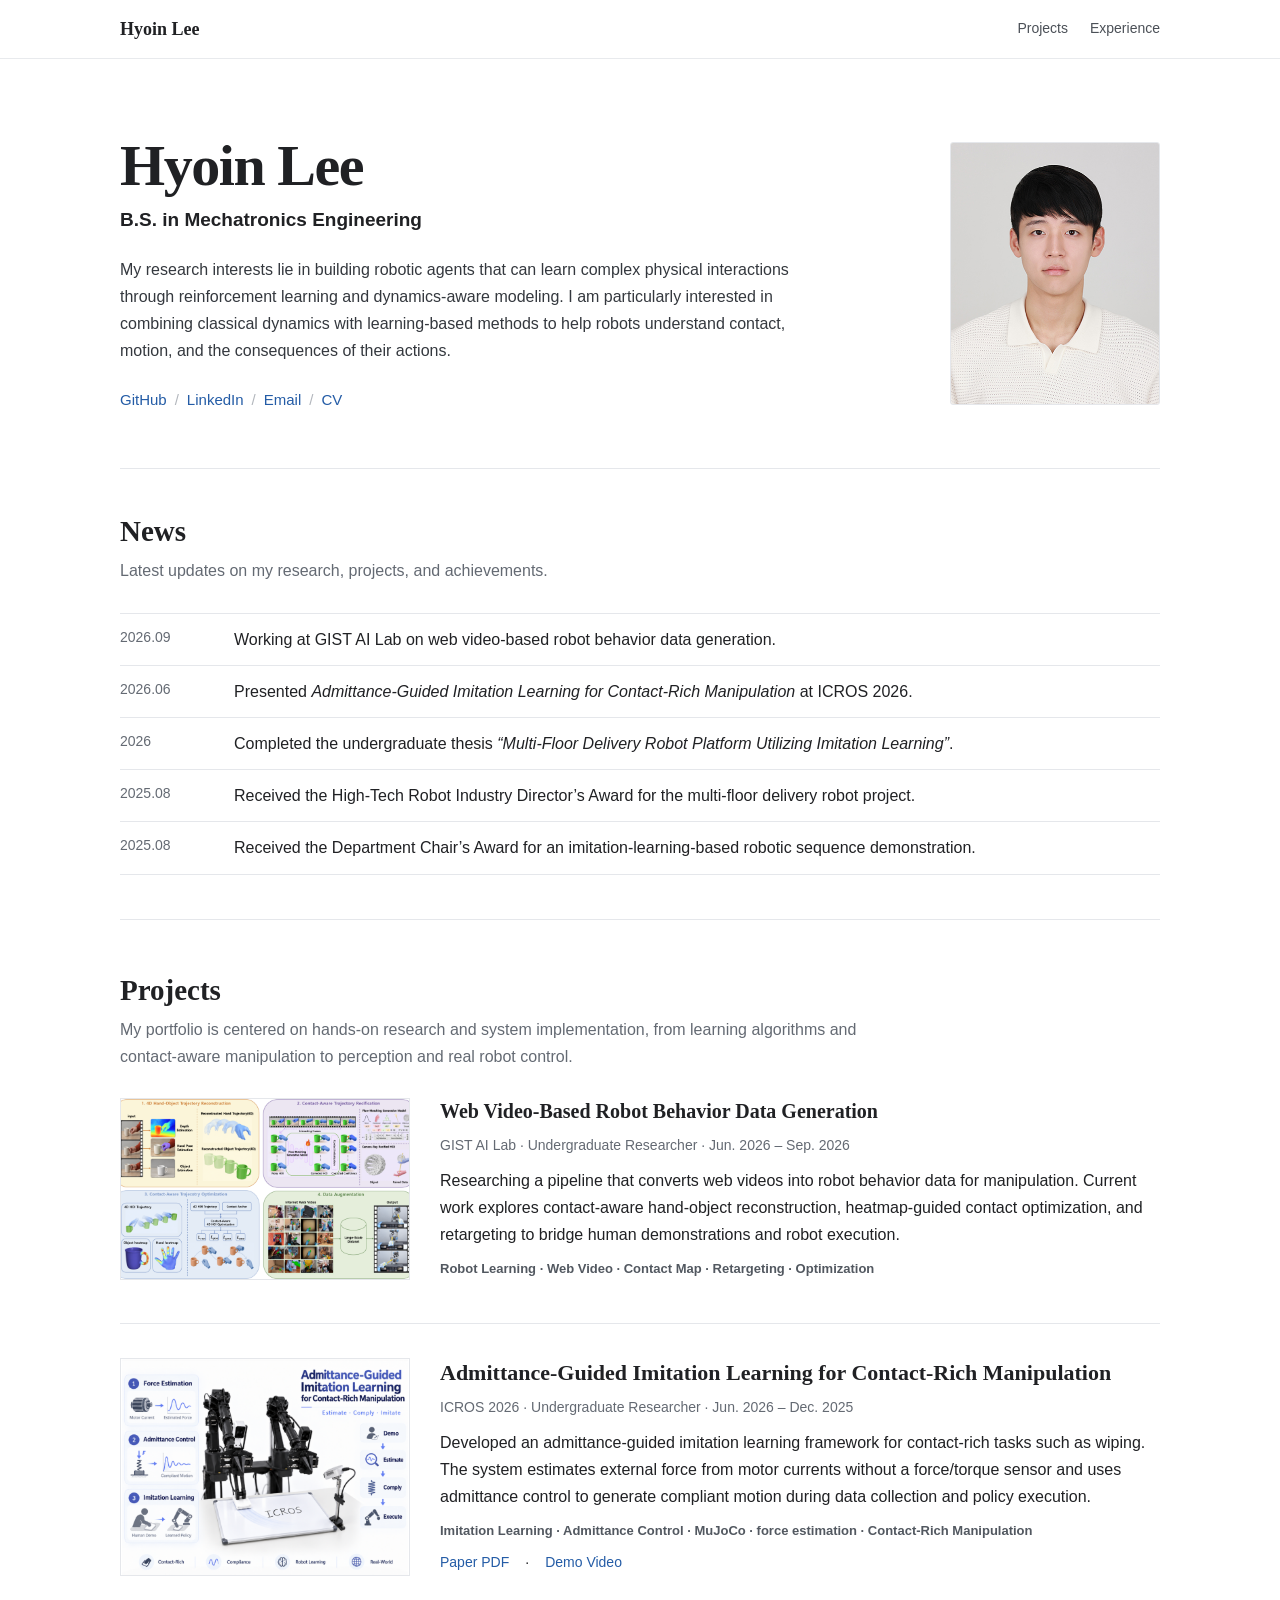
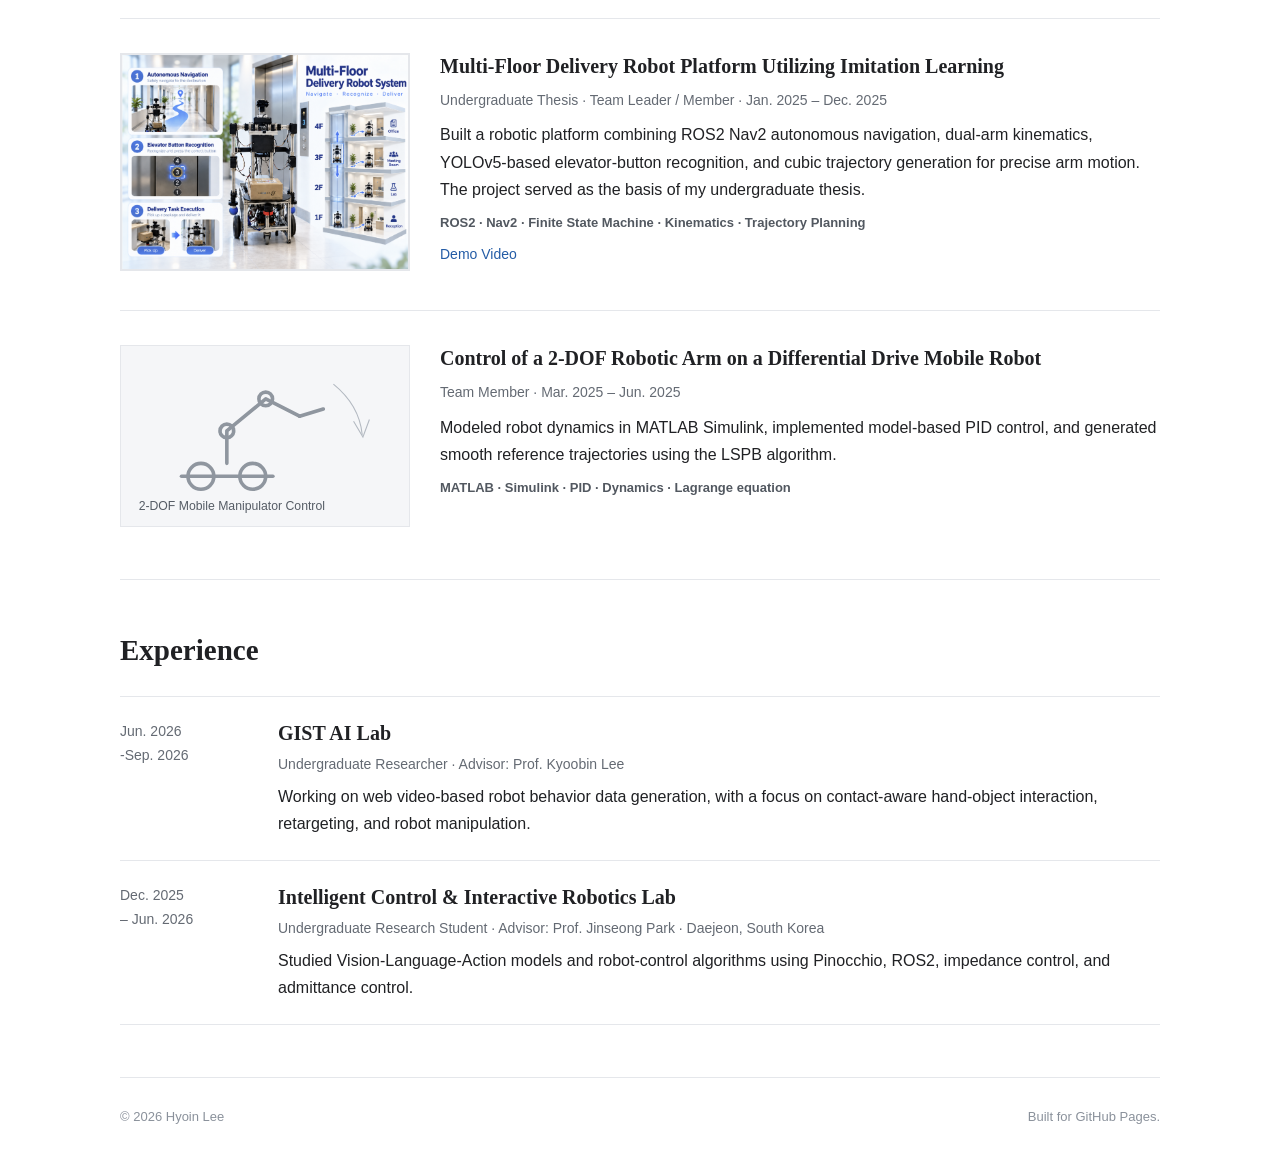
<file: index.html>
<!DOCTYPE html>
<html lang="en">
<head>
  <meta charset="UTF-8" />
  <meta name="viewport" content="width=device-width, initial-scale=1.0" />
  <meta name="description" content="Hyoin Lee — Undergraduate Researcher at GIST. Research interests include robot learning, imitation learning, contact-rich manipulation, and robot behavior data generation." />
  <meta name="author" content="Hyoin Lee" />
  <meta name="theme-color" content="#ffffff" />
  <title>Hyoin Lee</title>
  <link rel="stylesheet" href="assets/css/style.css" />
  <script defer src="assets/js/main.js"></script>

</head>
<body>
  <header class="site-header">
    <div class="container nav-wrap">
      <a class="brand" href="#top" aria-label="Hyoin Lee home">Hyoin Lee</a>
      <nav class="nav" aria-label="Primary navigation">
        <a href="#projects">Projects</a>
        <a href="#experience">Experience</a>
      </nav>
    </div>
  </header>

  <main id="top">
    <section class="hero container">
      <div class="hero-copy">
        <h1>Hyoin Lee</h1>
        <p class="role"><strong>B.S. in Mechatronics Engineering</strong></p>
        <p class="intro">
          My research interests lie in building robotic agents that can learn complex physical interactions
          through reinforcement learning and dynamics-aware modeling. I am particularly interested in
          combining classical dynamics with learning-based methods to help robots understand contact,
          motion, and the consequences of their actions.
        </p>

        <div class="social-links" aria-label="External links">
          <a href="https://github.com/hyoinLee1007/" target="_blank" rel="noopener noreferrer">GitHub</a>
          <span aria-hidden="true">/</span>
          <a href="https://www.linkedin.com/in/%ED%9A%A8%EC%9D%B8-%EC%9D%B4-775a733aa/" target="_blank" rel="noopener noreferrer">LinkedIn</a>
          <span aria-hidden="true">/</span>
          <a href="mailto:in7257@gmail.com">Email</a>
          <span aria-hidden="true">/</span>
          <a href="assets/cv/Lee_Hyoin_CV.pdf" target="_blank" rel="noopener noreferrer">CV</a>
        </div>
      </div>

      <div class="hero-photo-wrap">
        <img class="hero-photo" src="assets/images/profile.jpg" alt="Hyoin Lee" />
      </div>
    </section>


    <section class="section container compact-section">
      <div class="section-heading split-heading">
        <h2>News</h2>
        <p>Latest updates on my research, projects, and achievements.</p>
      </div>

      <div class="news-list">
        <div class="news-row">
          <time>2026.09</time>
          <p>Working at GIST AI Lab on web video-based robot behavior data generation.</p>
        </div>
        <div class="news-row">
          <time>2026.06</time>
          <p>Presented <em>Admittance-Guided Imitation Learning for Contact-Rich Manipulation</em> at ICROS 2026.</p>
        </div>
        <div class="news-row">
          <time>2026</time>
          <p>Completed the undergraduate thesis <em>“Multi-Floor Delivery Robot Platform Utilizing Imitation Learning”</em>.</p>
        </div>
        <div class="news-row">
          <time>2025.08</time>
          <p>Received the High-Tech Robot Industry Director’s Award for the multi-floor delivery robot project.</p>
        </div>
        <div class="news-row">
          <time>2025.08</time>
          <p>Received the Department Chair’s Award for an imitation-learning-based robotic sequence demonstration.</p>
        </div>
      </div>
    </section>

    <section id="projects" class="section container">
      <div class="section-heading">
        <h2>Projects</h2>
        <p>
          My portfolio is centered on hands-on research and system implementation,
          from learning algorithms and contact-aware manipulation to perception and real robot control.
        </p>
      </div>
      
      <div class="project-list">
        <article class="project-item">
          <div class="project-image project-image-cover">
            <a href="assets/images/project-gist.png"
              target="_blank"
              rel="noopener noreferrer">
              <img
                src="assets/images/project-gist.png"
                alt="Research Framework" 
                loading="lazy" 
                />
            </a>
          </div>
          <div class="project-copy">
            <h3>Web Video-Based Robot Behavior Data Generation</h3>
            <p class="project-meta">GIST AI Lab · Undergraduate Researcher · Jun. 2026 – Sep. 2026</p>
            <p>
              Researching a pipeline that converts web videos into robot behavior data for manipulation.
              Current work explores contact-aware hand-object reconstruction, heatmap-guided contact optimization,
              and retargeting to bridge human demonstrations and robot execution.
            </p>
            <p class="tags">Robot Learning · Web Video · Contact Map · Retargeting · Optimization</p>
          </div>
        </article>

      
        <article class="project-item featured-project">
          <div class="project-image project-image-infographic">
              <a href="assets/images/project-admittance-v3.png"
                 target="_blank"
                 rel="noopener noreferrer">
                <img
                  src="assets/images/project-admittance-v3.png"
                  alt="Research Framework"
                  loading="lazy"
                />
              </a>
          </div>
          <div class="project-copy">
            <h3>Admittance-Guided Imitation Learning for Contact-Rich Manipulation</h3>
            <p class="project-meta">ICROS 2026 · Undergraduate Researcher · Jun. 2026 – Dec. 2025</p>
            <p>
              Developed an admittance-guided imitation learning framework for contact-rich tasks such as wiping.
              The system estimates external force from motor currents without a force/torque sensor and uses
              admittance control to generate compliant motion during data collection and policy execution.
            </p>
            <p class="tags">Imitation Learning · Admittance Control · MuJoCo · force estimation · Contact-Rich Manipulation</p>
            <p class="project-links">
              <a href="assets/papers/icros2026-admittance-guided-imitation-learning.pdf" target="_blank" rel="noopener noreferrer">Paper PDF</a>
              <span aria-hidden="true"> · </span>
              <a href="assets/videos/admittance-imitation-learning-demo.mp4" target="_blank" rel="noopener noreferrer">Demo Video</a>
            </p>
          </div>
        </article>

        <article class="project-item">
          <div class="project-image project-image-infographic">
            <div class="project-image project-image-cover">
              <a href="assets/images/project-delivery-v3.png"
                target="_blank"
                rel="noopener noreferrer">
                <img
                  src="assets/images/project-delivery-v3.png"
                  alt="Multi-floor delivery robot platform" 
                  loading="lazy" 
                  />
              </a>
            </div>
          </div>
          <div class="project-copy">
            <h3>Multi-Floor Delivery Robot Platform Utilizing Imitation Learning</h3>
            <p class="project-meta">Undergraduate Thesis · Team Leader / Member · Jan. 2025 – Dec. 2025</p>
            <p>
              Built a robotic platform combining ROS2 Nav2 autonomous navigation, dual-arm kinematics,
              YOLOv5-based elevator-button recognition, and cubic trajectory generation for precise arm motion.
              The project served as the basis of my undergraduate thesis.
            </p>
            <p class="tags">ROS2 · Nav2 · Finite State Machine · Kinematics · Trajectory Planning</p>
            <p class="project-links">
              <a href="assets/videos/graduation-project-demo.mp4" target="_blank" rel="noopener noreferrer">Demo Video</a>
            </p>
          </div>
        </article>

        <article class="project-item secondary-project">
          <div class="project-image">
            <img src="assets/images/project-arm.svg" alt="Illustration representing a two-degree-of-freedom robotic arm" loading="lazy" />
          </div>
          <div class="project-copy">
            <h3>Control of a 2-DOF Robotic Arm on a Differential Drive Mobile Robot</h3>
            <p class="project-meta">Team Member · Mar. 2025 – Jun. 2025</p>
            <p>
              Modeled robot dynamics in MATLAB Simulink, implemented model-based PID control,
              and generated smooth reference trajectories using the LSPB algorithm.
            </p>
            <p class="tags">MATLAB · Simulink · PID · Dynamics · Lagrange equation</p>
          </div>
        </article>
      </div>
    </section>

    <section id="experience" class="section container">
      <div class="section-heading">
        <h2>Experience</h2>
      </div>

      <div class="timeline">
        <article class="timeline-item">
          <div class="timeline-date">Jun. 2026<br />-Sep. 2026</div>
          <div class="timeline-content">
            <h3>GIST AI Lab</h3>
            <p class="timeline-role">Undergraduate Researcher · Advisor: Prof. Kyoobin Lee</p>
            <p>
              Working on web video-based robot behavior data generation, with a focus on contact-aware
              hand-object interaction, retargeting, and robot manipulation.
            </p>
          </div>
        </article>

        <article class="timeline-item">
          <div class="timeline-date">Dec. 2025<br />– Jun. 2026</div>
          <div class="timeline-content">
            <h3>Intelligent Control &amp; Interactive Robotics Lab</h3>
            <p class="timeline-role">Undergraduate Research Student · Advisor: Prof. Jinseong Park · Daejeon, South Korea</p>
            <p>
              Studied Vision-Language-Action models and robot-control algorithms using Pinocchio, ROS2,
              impedance control, and admittance control.
            </p>
          </div>
        </article>
      </div>
    </section>
  </main>

  <footer class="footer container">
    <p>© <span id="year">2026</span> Hyoin Lee</p>
    <p>Built for GitHub Pages.</p>
  </footer>
</body>
</html>
</file>
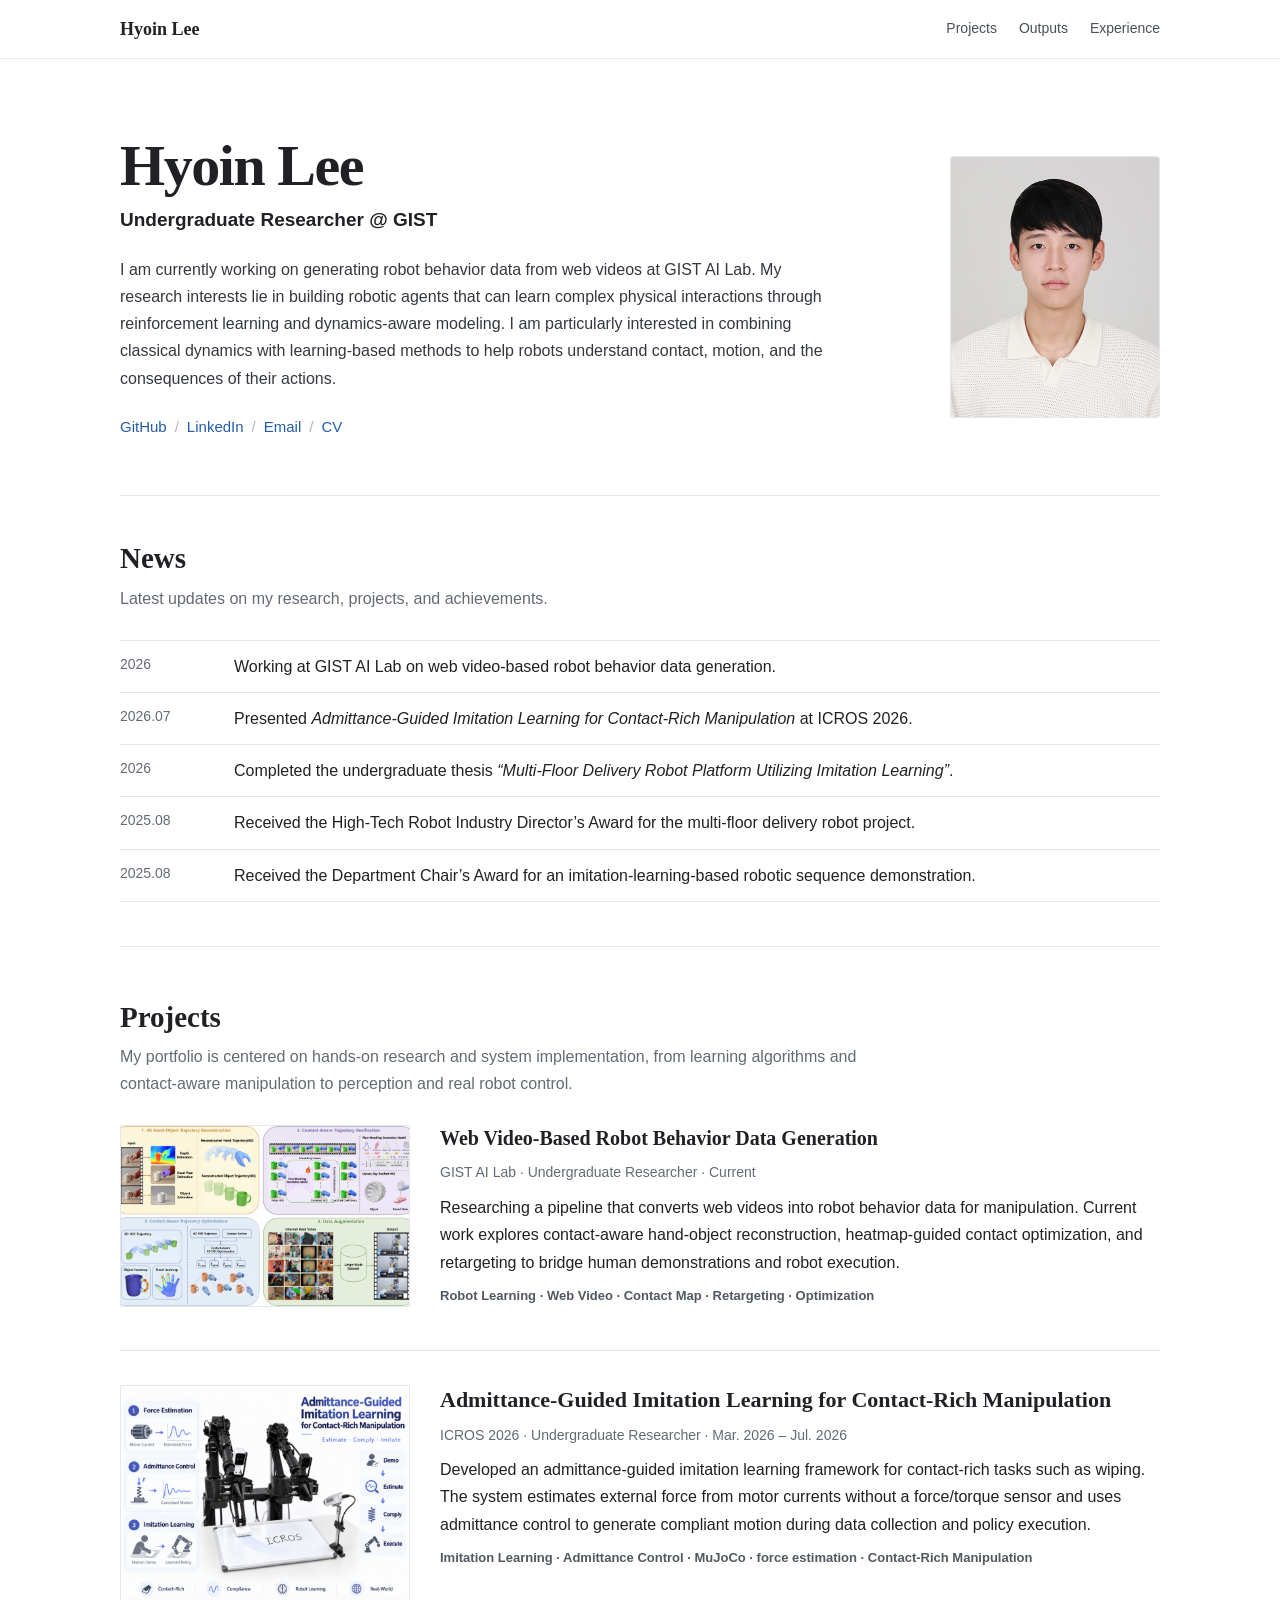
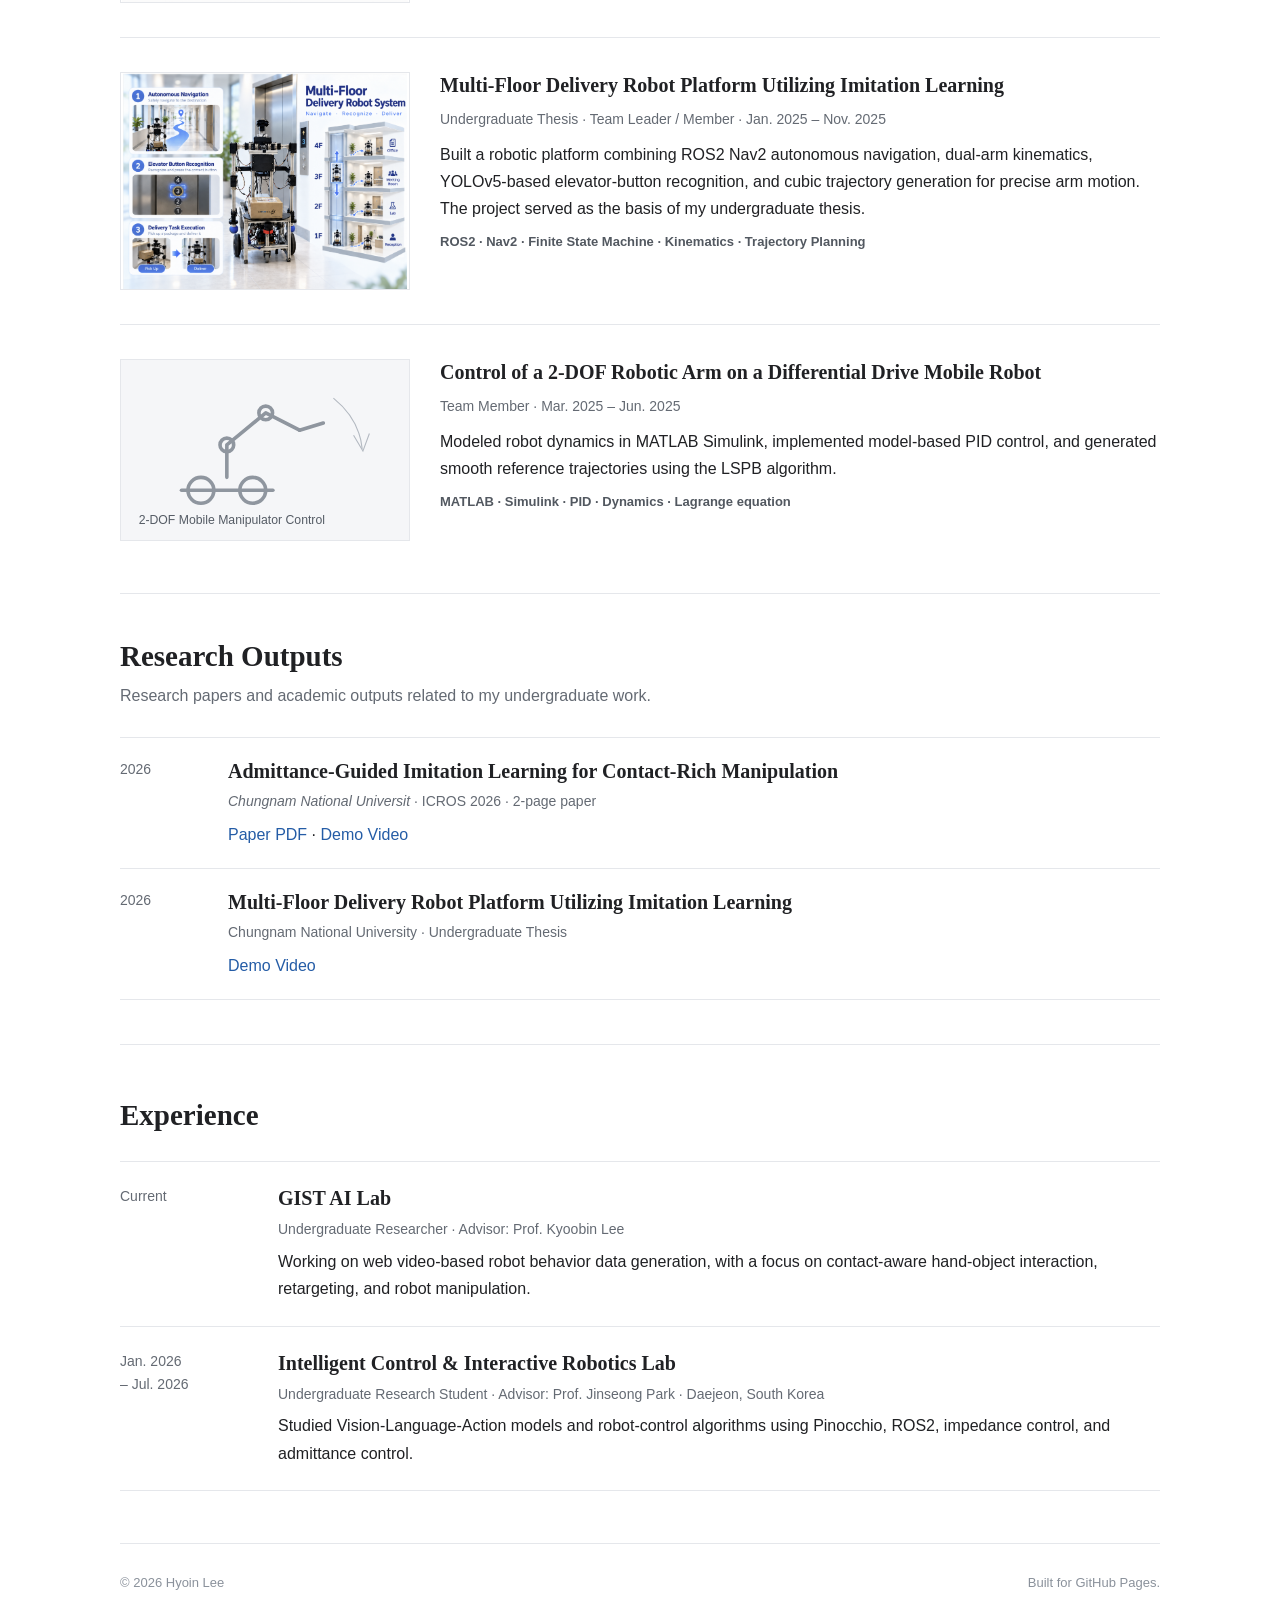
<file: index (1).html>
<!DOCTYPE html>
<html lang="en">
<head>
  <meta charset="UTF-8" />
  <meta name="viewport" content="width=device-width, initial-scale=1.0" />
  <meta name="description" content="Hyoin Lee — Undergraduate Researcher at GIST. Research interests include robot learning, imitation learning, contact-rich manipulation, and robot behavior data generation." />
  <meta name="author" content="Hyoin Lee" />
  <meta name="theme-color" content="#ffffff" />
  <title>Hyoin Lee</title>
  <link rel="stylesheet" href="assets/css/style.css" />
  <script defer src="assets/js/main.js"></script>

</head>
<body>
  <header class="site-header">
    <div class="container nav-wrap">
      <a class="brand" href="#top" aria-label="Hyoin Lee home">Hyoin Lee</a>
      <nav class="nav" aria-label="Primary navigation">
        <a href="#projects">Projects</a>
        <a href="#outputs">Outputs</a>
        <a href="#experience">Experience</a>
      </nav>
    </div>
  </header>

  <main id="top">
    <section class="hero container">
      <div class="hero-copy">
        <h1>Hyoin Lee</h1>
        <p class="role"><strong>Undergraduate Researcher @ GIST</strong></p>
        <p class="intro">
          I am currently working on generating robot behavior data from web videos at GIST AI Lab.
          My research interests lie in building robotic agents that can learn complex physical interactions
          through reinforcement learning and dynamics-aware modeling. I am particularly interested in
          combining classical dynamics with learning-based methods to help robots understand contact,
          motion, and the consequences of their actions.
        </p>

        <div class="social-links" aria-label="External links">
          <a href="https://github.com/hyoinLee1007/" target="_blank" rel="noopener noreferrer">GitHub</a>
          <span aria-hidden="true">/</span>
          <a href="https://www.linkedin.com/in/%ED%9A%A8%EC%9D%B8-%EC%9D%B4-775a733aa/" target="_blank" rel="noopener noreferrer">LinkedIn</a>
          <span aria-hidden="true">/</span>
          <a href="mailto:in7257@gmail.com">Email</a>
          <span aria-hidden="true">/</span>
          <a href="assets/cv/Lee_Hyoin_CV.pdf" target="_blank" rel="noopener noreferrer">CV</a>
        </div>
      </div>

      <div class="hero-photo-wrap">
        <img class="hero-photo" src="assets/images/profile.jpg" alt="Hyoin Lee" />
      </div>
    </section>


    <section class="section container compact-section">
      <div class="section-heading split-heading">
        <h2>News</h2>
        <p>Latest updates on my research, projects, and achievements.</p>
      </div>

      <div class="news-list">
        <div class="news-row">
          <time>2026</time>
          <p>Working at GIST AI Lab on web video-based robot behavior data generation.</p>
        </div>
        <div class="news-row">
          <time>2026.07</time>
          <p>Presented <em>Admittance-Guided Imitation Learning for Contact-Rich Manipulation</em> at ICROS 2026.</p>
        </div>
        <div class="news-row">
          <time>2026</time>
          <p>Completed the undergraduate thesis <em>“Multi-Floor Delivery Robot Platform Utilizing Imitation Learning”</em>.</p>
        </div>
        <div class="news-row">
          <time>2025.08</time>
          <p>Received the High-Tech Robot Industry Director’s Award for the multi-floor delivery robot project.</p>
        </div>
        <div class="news-row">
          <time>2025.08</time>
          <p>Received the Department Chair’s Award for an imitation-learning-based robotic sequence demonstration.</p>
        </div>
      </div>
    </section>

    <section id="projects" class="section container">
      <div class="section-heading">
        <h2>Projects</h2>
        <p>
          My portfolio is centered on hands-on research and system implementation,
          from learning algorithms and contact-aware manipulation to perception and real robot control.
        </p>
      </div>
      
      <div class="project-list">
        <article class="project-item">
          <div class="project-image project-image-cover">
            <img src="assets/images/project-gist.png" alt="Robot manipulation setup used for the GIST AI Lab project" loading="lazy" />
          </div>
          <div class="project-copy">
            <h3>Web Video-Based Robot Behavior Data Generation</h3>
            <p class="project-meta">GIST AI Lab · Undergraduate Researcher · Current</p>
            <p>
              Researching a pipeline that converts web videos into robot behavior data for manipulation.
              Current work explores contact-aware hand-object reconstruction, heatmap-guided contact optimization,
              and retargeting to bridge human demonstrations and robot execution.
            </p>
            <p class="tags">Robot Learning · Web Video · Contact Map · Retargeting · Optimization</p>
          </div>
        </article>

      
        <article class="project-item featured-project">
          <div class="project-image project-image-infographic">
            <img src="assets/images/project-admittance-v3.png" alt="Overview of the admittance-guided imitation learning project" loading="lazy" />
          </div>
          <div class="project-copy">
            <h3>Admittance-Guided Imitation Learning for Contact-Rich Manipulation</h3>
            <p class="project-meta">ICROS 2026 · Undergraduate Researcher · Mar. 2026 – Jul. 2026</p>
            <p>
              Developed an admittance-guided imitation learning framework for contact-rich tasks such as wiping.
              The system estimates external force from motor currents without a force/torque sensor and uses
              admittance control to generate compliant motion during data collection and policy execution.
            </p>
            <p class="tags">Imitation Learning · Admittance Control · MuJoCo · force estimation · Contact-Rich Manipulation</p>
          </div>
        </article>

        <article class="project-item">
          <div class="project-image project-image-infographic">
            <img src="assets/images/project-delivery-v3.png" alt="Multi-floor delivery robot platform" loading="lazy" />
          </div>
          <div class="project-copy">
            <h3>Multi-Floor Delivery Robot Platform Utilizing Imitation Learning</h3>
            <p class="project-meta">Undergraduate Thesis · Team Leader / Member · Jan. 2025 – Nov. 2025</p>
            <p>
              Built a robotic platform combining ROS2 Nav2 autonomous navigation, dual-arm kinematics,
              YOLOv5-based elevator-button recognition, and cubic trajectory generation for precise arm motion.
              The project served as the basis of my undergraduate thesis.
            </p>
            <p class="tags">ROS2 · Nav2 · Finite State Machine · Kinematics · Trajectory Planning</p>
          </div>
        </article>

        <article class="project-item secondary-project">
          <div class="project-image">
            <img src="assets/images/project-arm.svg" alt="Illustration representing a two-degree-of-freedom robotic arm" loading="lazy" />
          </div>
          <div class="project-copy">
            <h3>Control of a 2-DOF Robotic Arm on a Differential Drive Mobile Robot</h3>
            <p class="project-meta">Team Member · Mar. 2025 – Jun. 2025</p>
            <p>
              Modeled robot dynamics in MATLAB Simulink, implemented model-based PID control,
              and generated smooth reference trajectories using the LSPB algorithm.
            </p>
            <p class="tags">MATLAB · Simulink · PID · Dynamics · Lagrange equation</p>
          </div>
        </article>
    </section>

    <section id="outputs" class="section container compact-section">
      <div class="section-heading">
        <h2>Research Outputs</h2>
        <p>
          Research papers and academic outputs related to my undergraduate work.
        </p>
      </div>

      <div class="output-list">
        <article class="output-item">
          <div class="output-year">2026</div>
          <div>
            <h3>Admittance-Guided Imitation Learning for Contact-Rich Manipulation</h3>
            <p class="output-meta"><em>Chungnam National Universit</em> · ICROS 2026 · 2-page paper</p>
            <a href="assets/papers/icros2026-admittance-guided-imitation-learning.pdf" target="_blank" rel="noopener noreferrer">Paper PDF</a>
            <span aria-hidden="true"> · </span>
            <a href="assets/videos/admittance-imitation-learning-demo.mp4" target="_blank" rel="noopener noreferrer">Demo Video</a>
          </div>
        </article>

        <article class="output-item">
          <div class="output-year">2026</div>
          <div>
            <h3>Multi-Floor Delivery Robot Platform Utilizing Imitation Learning</h3>
            <p class="output-meta">Chungnam National University · Undergraduate Thesis</p>
            <a href="assets/videos/graduation-project-demo.mp4" target="_blank" rel="noopener noreferrer">Demo Video</a>
          </div>
        </article>
      </div>
    </section>

    <section id="experience" class="section container">
      <div class="section-heading">
        <h2>Experience</h2>
      </div>

      <div class="timeline">
        <article class="timeline-item">
          <div class="timeline-date">Current</div>
          <div class="timeline-content">
            <h3>GIST AI Lab</h3>
            <p class="timeline-role">Undergraduate Researcher · Advisor: Prof. Kyoobin Lee</p>
            <p>
              Working on web video-based robot behavior data generation, with a focus on contact-aware
              hand-object interaction, retargeting, and robot manipulation.
            </p>
          </div>
        </article>

        <article class="timeline-item">
          <div class="timeline-date">Jan. 2026<br />– Jul. 2026</div>
          <div class="timeline-content">
            <h3>Intelligent Control &amp; Interactive Robotics Lab</h3>
            <p class="timeline-role">Undergraduate Research Student · Advisor: Prof. Jinseong Park · Daejeon, South Korea</p>
            <p>
              Studied Vision-Language-Action models and robot-control algorithms using Pinocchio, ROS2,
              impedance control, and admittance control.
            </p>
          </div>
        </article>
      </div>
    </section>
  </main>

  <footer class="footer container">
    <p>© <span id="year">2026</span> Hyoin Lee</p>
    <p>Built for GitHub Pages.</p>
  </footer>
</body>
</html>
</file>
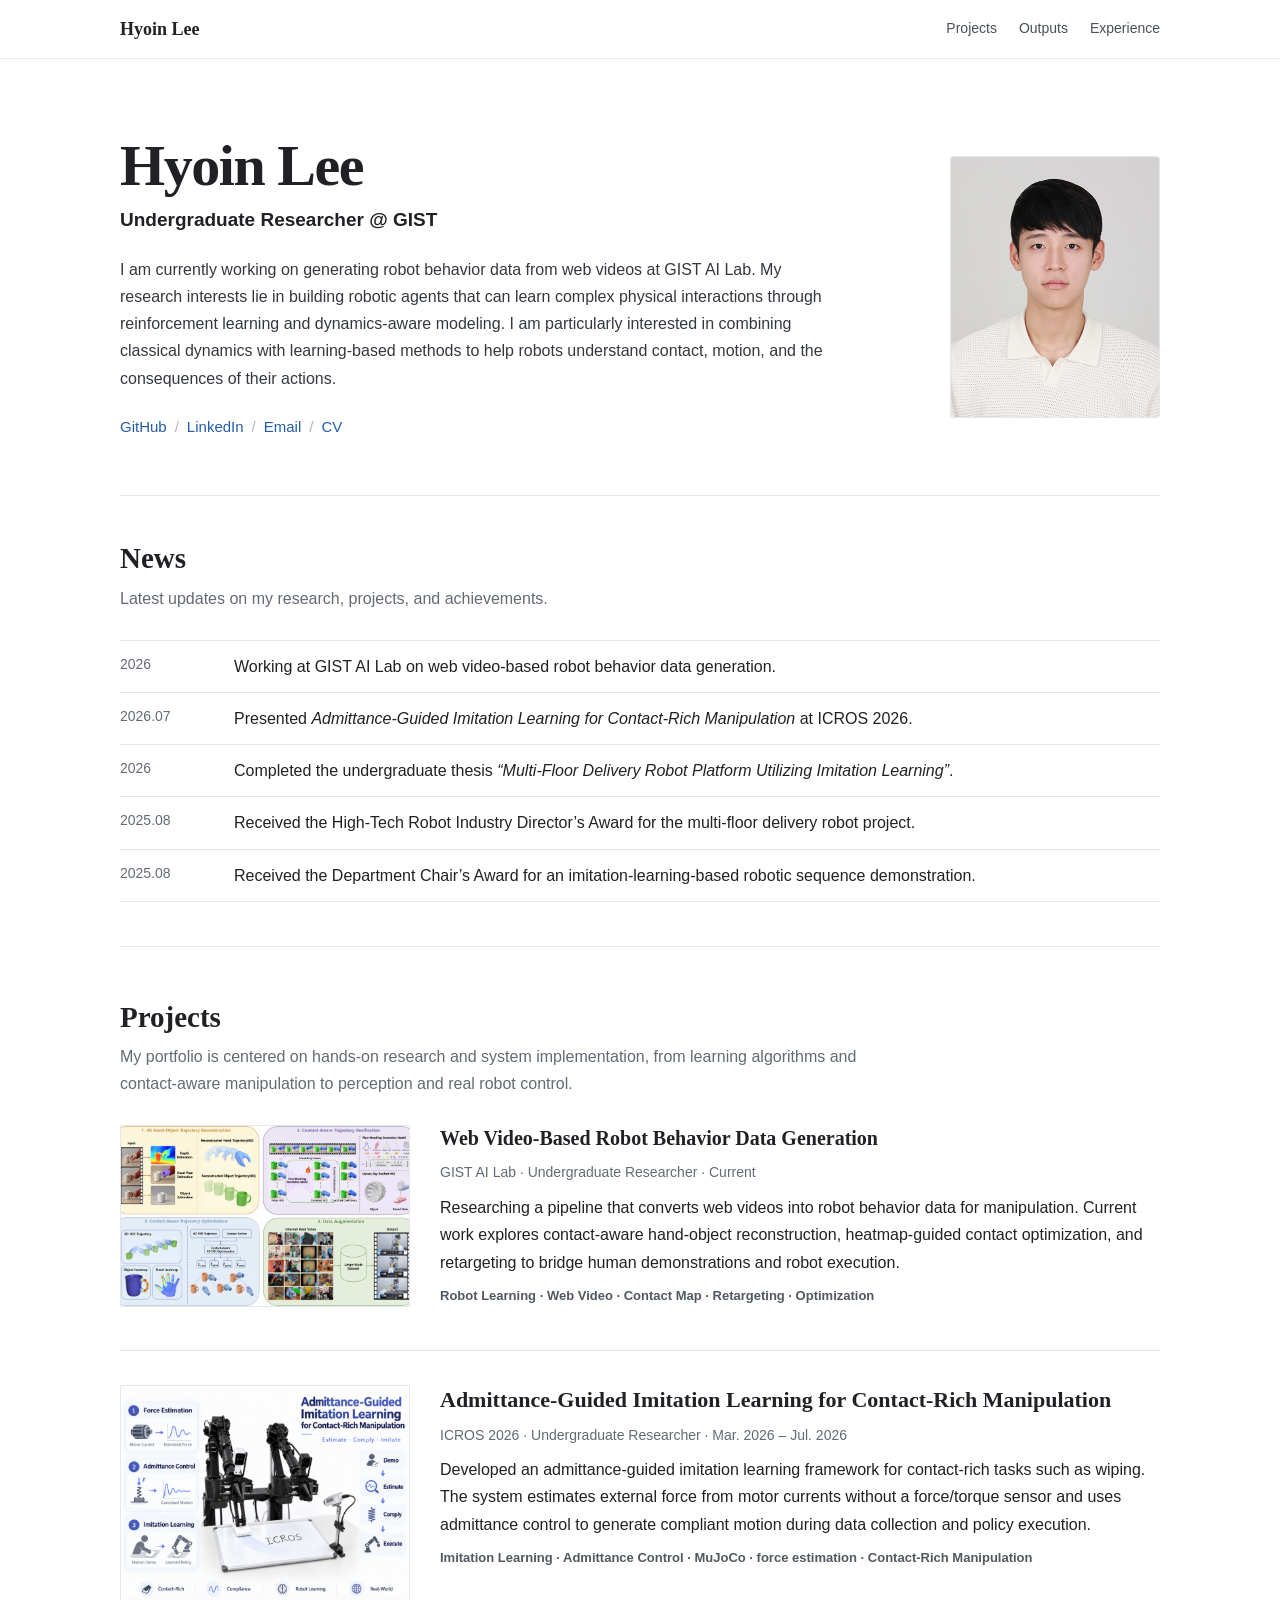
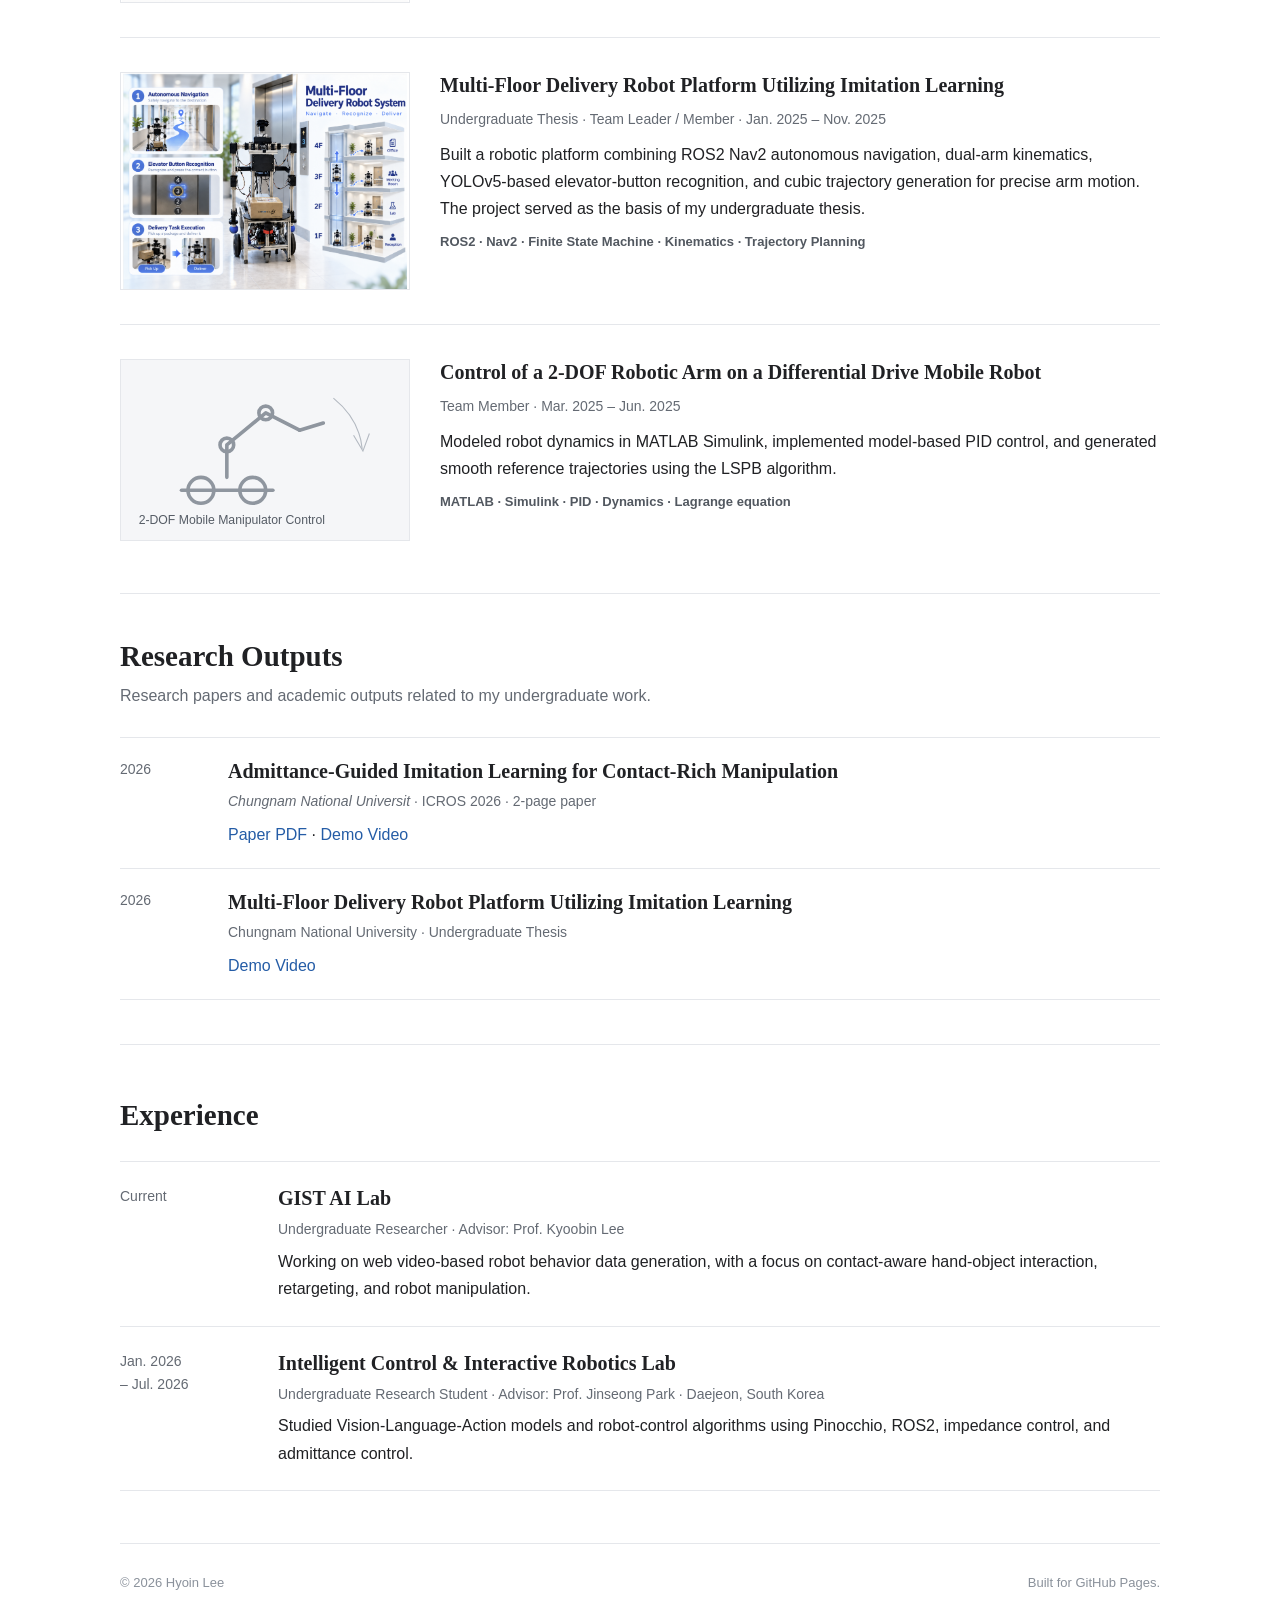
<file: index_final.html>
<!DOCTYPE html>
<html lang="en">
<head>
  <meta charset="UTF-8" />
  <meta name="viewport" content="width=device-width, initial-scale=1.0" />
  <meta name="description" content="Hyoin Lee — Undergraduate Researcher at GIST. Research interests include robot learning, imitation learning, contact-rich manipulation, and robot behavior data generation." />
  <meta name="author" content="Hyoin Lee" />
  <meta name="theme-color" content="#ffffff" />
  <title>Hyoin Lee</title>
  <link rel="stylesheet" href="assets/css/style.css" />
  <script defer src="assets/js/main.js"></script>

</head>
<body>
  <header class="site-header">
    <div class="container nav-wrap">
      <a class="brand" href="#top" aria-label="Hyoin Lee home">Hyoin Lee</a>
      <nav class="nav" aria-label="Primary navigation">
        <a href="#projects">Projects</a>
        <a href="#outputs">Outputs</a>
        <a href="#experience">Experience</a>
      </nav>
    </div>
  </header>

  <main id="top">
    <section class="hero container">
      <div class="hero-copy">
        <h1>Hyoin Lee</h1>
        <p class="role"><strong>Undergraduate Researcher @ GIST</strong></p>
        <p class="intro">
          I am currently working on generating robot behavior data from web videos at GIST AI Lab.
          My research interests lie in building robotic agents that can learn complex physical interactions
          through reinforcement learning and dynamics-aware modeling. I am particularly interested in
          combining classical dynamics with learning-based methods to help robots understand contact,
          motion, and the consequences of their actions.
        </p>

        <div class="social-links" aria-label="External links">
          <a href="https://github.com/hyoinLee1007/" target="_blank" rel="noopener noreferrer">GitHub</a>
          <span aria-hidden="true">/</span>
          <a href="https://www.linkedin.com/in/%ED%9A%A8%EC%9D%B8-%EC%9D%B4-775a733aa/" target="_blank" rel="noopener noreferrer">LinkedIn</a>
          <span aria-hidden="true">/</span>
          <a href="mailto:in7257@gmail.com">Email</a>
          <span aria-hidden="true">/</span>
          <a href="assets/cv/Lee_HyoIn_CV.pdf" target="_blank" rel="noopener noreferrer">CV</a>
        </div>
      </div>

      <div class="hero-photo-wrap">
        <img class="hero-photo" src="assets/images/profile.jpg" alt="Hyoin Lee" />
      </div>
    </section>


    <section class="section container compact-section">
      <div class="section-heading split-heading">
        <h2>News</h2>
        <p>Latest updates on my research, projects, and achievements.</p>
      </div>

      <div class="news-list">
        <div class="news-row">
          <time>2026</time>
          <p>Working at GIST AI Lab on web video-based robot behavior data generation.</p>
        </div>
        <div class="news-row">
          <time>2026.07</time>
          <p>Presented <em>Admittance-Guided Imitation Learning for Contact-Rich Manipulation</em> at ICROS 2026.</p>
        </div>
        <div class="news-row">
          <time>2026</time>
          <p>Completed the undergraduate thesis <em>“Multi-Floor Delivery Robot Platform Utilizing Imitation Learning”</em>.</p>
        </div>
        <div class="news-row">
          <time>2025.08</time>
          <p>Received the High-Tech Robot Industry Director’s Award for the multi-floor delivery robot project.</p>
        </div>
        <div class="news-row">
          <time>2025.08</time>
          <p>Received the Department Chair’s Award for an imitation-learning-based robotic sequence demonstration.</p>
        </div>
      </div>
    </section>

    <section id="projects" class="section container">
      <div class="section-heading">
        <h2>Projects</h2>
        <p>
          My portfolio is centered on hands-on research and system implementation,
          from learning algorithms and contact-aware manipulation to perception and real robot control.
        </p>
      </div>
      
      <div class="project-list">
        <article class="project-item">
          <div class="project-image project-image-cover">
            <img src="assets/images/project-gist.png" alt="Robot manipulation setup used for the GIST AI Lab project" loading="lazy" />
          </div>
          <div class="project-copy">
            <h3>Web Video-Based Robot Behavior Data Generation</h3>
            <p class="project-meta">GIST AI Lab · Undergraduate Researcher · Current</p>
            <p>
              Researching a pipeline that converts web videos into robot behavior data for manipulation.
              Current work explores contact-aware hand-object reconstruction, heatmap-guided contact optimization,
              and retargeting to bridge human demonstrations and robot execution.
            </p>
            <p class="tags">Robot Learning · Web Video · Contact Map · Retargeting · Optimization</p>
          </div>
        </article>

      
        <article class="project-item featured-project">
          <div class="project-image project-image-infographic">
            <img src="assets/images/project-admittance-v3.png" alt="Overview of the admittance-guided imitation learning project" loading="lazy" />
          </div>
          <div class="project-copy">
            <h3>Admittance-Guided Imitation Learning for Contact-Rich Manipulation</h3>
            <p class="project-meta">ICROS 2026 · Undergraduate Researcher · Mar. 2026 – Jul. 2026</p>
            <p>
              Developed an admittance-guided imitation learning framework for contact-rich tasks such as wiping.
              The system estimates external force from motor currents without a force/torque sensor and uses
              admittance control to generate compliant motion during data collection and policy execution.
            </p>
            <p class="tags">Imitation Learning · Admittance Control · MuJoCo · force estimation · Contact-Rich Manipulation</p>
          </div>
        </article>

        <article class="project-item">
          <div class="project-image project-image-infographic">
            <img src="assets/images/project-delivery-v3.png" alt="Multi-floor delivery robot platform" loading="lazy" />
          </div>
          <div class="project-copy">
            <h3>Multi-Floor Delivery Robot Platform Utilizing Imitation Learning</h3>
            <p class="project-meta">Undergraduate Thesis · Team Leader / Member · Jan. 2025 – Nov. 2025</p>
            <p>
              Built a robotic platform combining ROS2 Nav2 autonomous navigation, dual-arm kinematics,
              YOLOv5-based elevator-button recognition, and cubic trajectory generation for precise arm motion.
              The project served as the basis of my undergraduate thesis.
            </p>
            <p class="tags">ROS2 · Nav2 · Finite State Machine · Kinematics · Trajectory Planning</p>
          </div>
        </article>

        <article class="project-item secondary-project">
          <div class="project-image">
            <img src="assets/images/project-arm.svg" alt="Illustration representing a two-degree-of-freedom robotic arm" loading="lazy" />
          </div>
          <div class="project-copy">
            <h3>Control of a 2-DOF Robotic Arm on a Differential Drive Mobile Robot</h3>
            <p class="project-meta">Team Member · Mar. 2025 – Jun. 2025</p>
            <p>
              Modeled robot dynamics in MATLAB Simulink, implemented model-based PID control,
              and generated smooth reference trajectories using the LSPB algorithm.
            </p>
            <p class="tags">MATLAB · Simulink · PID · Dynamics · Lagrange equation</p>
          </div>
        </article>
    </section>

    <section id="outputs" class="section container compact-section">
      <div class="section-heading">
        <h2>Research Outputs</h2>
        <p>
          Research papers and academic outputs related to my undergraduate work.
        </p>
      </div>

      <div class="output-list">
        <article class="output-item">
          <div class="output-year">2026</div>
          <div>
            <h3>Admittance-Guided Imitation Learning for Contact-Rich Manipulation</h3>
            <p class="output-meta"><em>Chungnam National Universit</em> · ICROS 2026 · 2-page paper</p>
            <a href="assets/papers/icros2026-admittance-guided-imitation-learning.pdf" target="_blank" rel="noopener noreferrer">Paper PDF</a>
            <span aria-hidden="true"> · </span>
            <a href="assets/videos/admittance-imitation-learning-demo.mp4" target="_blank" rel="noopener noreferrer">Demo Video</a>
          </div>
        </article>

        <article class="output-item">
          <div class="output-year">2026</div>
          <div>
            <h3>Multi-Floor Delivery Robot Platform Utilizing Imitation Learning</h3>
            <p class="output-meta">Chungnam National University · Undergraduate Thesis</p>
            <a href="assets/videos/graduation-project-demo.mp4" target="_blank" rel="noopener noreferrer">Demo Video</a>
          </div>
        </article>
      </div>
    </section>

    <section id="experience" class="section container">
      <div class="section-heading">
        <h2>Experience</h2>
      </div>

      <div class="timeline">
        <article class="timeline-item">
          <div class="timeline-date">Current</div>
          <div class="timeline-content">
            <h3>GIST AI Lab</h3>
            <p class="timeline-role">Undergraduate Researcher · Advisor: Prof. Kyoobin Lee</p>
            <p>
              Working on web video-based robot behavior data generation, with a focus on contact-aware
              hand-object interaction, retargeting, and robot manipulation.
            </p>
          </div>
        </article>

        <article class="timeline-item">
          <div class="timeline-date">Jan. 2026<br />– Jul. 2026</div>
          <div class="timeline-content">
            <h3>Intelligent Control &amp; Interactive Robotics Lab</h3>
            <p class="timeline-role">Undergraduate Research Student · Advisor: Prof. Jinseong Park · Daejeon, South Korea</p>
            <p>
              Studied Vision-Language-Action models and robot-control algorithms using Pinocchio, ROS2,
              impedance control, and admittance control.
            </p>
          </div>
        </article>
      </div>
    </section>
  </main>

  <footer class="footer container">
    <p>© <span id="year">2026</span> Hyoin Lee</p>
    <p>Built for GitHub Pages.</p>
  </footer>
</body>
</html>
</file>
<file: assets/css/style.css>
:root {
  --page: #ffffff;
  --text: #202124;
  --muted: #646a73;
  --faint: #8a919b;
  --line: #e5e7eb;
  --soft: #f7f8fa;
  --link: #245ca6;
  --link-hover: #153f78;
  --max-width: 1040px;
  --serif: Georgia, "Times New Roman", serif;
  --sans: Inter, ui-sans-serif, -apple-system, BlinkMacSystemFont, "Segoe UI", Helvetica, Arial, sans-serif;
}

* {
  box-sizing: border-box;
}

html {
  scroll-behavior: smooth;
}

body {
  margin: 0;
  background: var(--page);
  color: var(--text);
  font-family: var(--sans);
  font-size: 16px;
  line-height: 1.7;
  -webkit-font-smoothing: antialiased;
}

a {
  color: var(--link);
  text-decoration: none;
}

a:hover,
a:focus-visible {
  color: var(--link-hover);
  text-decoration: underline;
  text-underline-offset: 3px;
}

img {
  max-width: 100%;
  display: block;
}

.container {
  width: min(calc(100% - 40px), var(--max-width));
  margin: 0 auto;
}

.site-header {
  position: sticky;
  top: 0;
  z-index: 20;
  background: rgba(255, 255, 255, 0.94);
  border-bottom: 1px solid rgba(229, 231, 235, 0.88);
  backdrop-filter: blur(10px);
}

.nav-wrap {
  min-height: 58px;
  display: flex;
  align-items: center;
  justify-content: space-between;
  gap: 24px;
}

.brand {
  color: var(--text);
  font-family: var(--serif);
  font-size: 18px;
  font-weight: 700;
}

.brand:hover {
  color: var(--text);
  text-decoration: none;
}

.nav {
  display: flex;
  align-items: center;
  gap: 22px;
  font-size: 14px;
}

.nav a {
  color: #4b5057;
}

.hero {
  display: grid;
  grid-template-columns: minmax(0, 1fr) 220px;
  gap: 64px;
  align-items: center;
  padding-top: 76px;
  padding-bottom: 56px;
}

.hero h1 {
  margin: 0 0 4px;
  font-family: var(--serif);
  font-size: clamp(40px, 6vw, 58px);
  line-height: 1.08;
  letter-spacing: -0.025em;
}

.role {
  margin: 6px 0 20px;
  font-size: 19px;
}

.intro {
  max-width: 720px;
  margin: 0 0 12px;
  color: #34383e;
}

.social-links {
  display: flex;
  flex-wrap: wrap;
  gap: 8px;
  align-items: center;
  margin-top: 22px;
  font-size: 15px;
}

.social-links span {
  color: #b3b7bd;
}

.hero-photo-wrap {
  justify-self: end;
  width: 210px;
}

.hero-photo {
  width: 210px;
  aspect-ratio: 4 / 5;
  object-fit: cover;
  object-position: center top;
  border-radius: 3px;
  border: 1px solid var(--line);
  background: var(--soft);
}

.photo-note {
  margin: 8px 0 0;
  color: var(--faint);
  font-size: 12px;
  text-align: center;
}

.section {
  padding: 52px 0;
  border-top: 1px solid var(--line);
  scroll-margin-top: 74px;
}

.compact-section {
  padding-top: 44px;
  padding-bottom: 44px;
}

.section-heading {
  margin-bottom: 28px;
}

.section-heading h2 {
  margin: 0 0 8px;
  font-family: var(--serif);
  font-size: 29px;
  line-height: 1.25;
}

.section-heading p {
  max-width: 760px;
  margin: 0;
  color: var(--muted);
}

.theme-grid {
  display: grid;
  grid-template-columns: repeat(3, minmax(0, 1fr));
  gap: 28px;
}

.theme-card h3 {
  margin: 18px 0 4px;
  font-family: var(--serif);
  font-size: 21px;
}

.theme-card p {
  margin: 5px 0 0;
  color: var(--muted);
  font-size: 14.5px;
}

.theme-card .question {
  color: var(--text);
  font-weight: 600;
}

.theme-visual {
  height: 150px;
  position: relative;
  overflow: hidden;
  border: 1px solid var(--line);
  background: #f2f4f7;
}

.theme-visual::before,
.theme-visual::after {
  content: "";
  position: absolute;
  border: 1px solid #c9ced6;
}

.theme-visual-1::before {
  width: 120px;
  height: 120px;
  border-radius: 50%;
  left: 22px;
  top: 16px;
}

.theme-visual-1::after {
  width: 82px;
  height: 82px;
  right: 24px;
  bottom: -18px;
  transform: rotate(24deg);
}

.theme-visual-2::before {
  width: 132px;
  height: 40px;
  left: 40px;
  top: 54px;
  transform: rotate(-18deg);
}

.theme-visual-2::after {
  width: 62px;
  height: 62px;
  border-radius: 50%;
  right: 22px;
  top: 24px;
}

.theme-visual-3::before {
  inset: 28px 58px;
  transform: rotate(45deg);
}

.theme-visual-3::after {
  width: 92px;
  height: 92px;
  border-radius: 50%;
  left: 72px;
  top: 28px;
}

.theme-index {
  position: absolute;
  right: 12px;
  bottom: 7px;
  color: #aab0b8;
  font-family: var(--serif);
  font-size: 32px;
  z-index: 2;
}

.news-list {
  border-top: 1px solid var(--line);
}

.news-row {
  display: grid;
  grid-template-columns: 96px minmax(0, 1fr);
  gap: 18px;
  padding: 12px 0;
  border-bottom: 1px solid var(--line);
}

.news-row time {
  color: var(--muted);
  font-variant-numeric: tabular-nums;
  font-size: 14px;
}

.news-row p {
  margin: 0;
}

.project-list {
  display: grid;
  gap: 34px;
}

.project-item {
  display: grid;
  grid-template-columns: 290px minmax(0, 1fr);
  gap: 30px;
  align-items: start;
  padding-bottom: 34px;
  border-bottom: 1px solid var(--line);
}

.project-item:last-child {
  padding-bottom: 0;
  border-bottom: 0;
}

.project-image {
  background: var(--soft);
  border: 1px solid var(--line);
  overflow: hidden;
}

.project-image img {
  width: 100%;
  aspect-ratio: 16 / 10;
  object-fit: cover;
}

.project-image-contain {
  background: #ffffff;
}

.project-image-contain img {
  object-fit: contain;
  padding: 8px;
}


.project-image-infographic {
  background: #ffffff;
}

.project-image-infographic img {
  aspect-ratio: 4 / 3;
  object-fit: contain;
  padding: 0;
}

.project-image-cover img {
  object-fit: cover;
  object-position: center;
}

.featured-project .project-copy h3 {
  font-size: 22px;
}

.project-copy h3,
.output-item h3,
.timeline-content h3,
.simple-block h3 {
  margin: 0;
  font-family: var(--serif);
  font-size: 20px;
  line-height: 1.35;
}

.project-copy p {
  margin: 9px 0;
}

.project-meta,
.output-meta,
.timeline-role {
  color: var(--muted);
  font-size: 14px;
}

.tags {
  color: #525860;
  font-size: 13px;
  font-weight: 600;
}


.project-video-wrap {
  margin-top: 16px;
}

.project-video {
  display: block;
  width: 100%;
  max-width: 560px;
  max-height: 360px;
  border: 1px solid var(--line);
  background: #000;
}

.project-video-portrait {
  max-width: 260px;
  max-height: 420px;
}

.project-links {
  display: flex;
  flex-wrap: wrap;
  gap: 16px;
  margin-top: 11px;
  font-size: 14px;
}

.disabled-link {
  color: #989da4;
  font-size: 14px;
}

.output-list {
  border-top: 1px solid var(--line);
}

.output-item {
  display: grid;
  grid-template-columns: 86px minmax(0, 1fr);
  gap: 22px;
  padding: 20px 0;
  border-bottom: 1px solid var(--line);
}

.output-year {
  color: var(--muted);
  font-size: 14px;
  font-variant-numeric: tabular-nums;
}

.output-item p {
  margin: 5px 0 7px;
}

.timeline {
  border-top: 1px solid var(--line);
}

.timeline-item {
  display: grid;
  grid-template-columns: 130px minmax(0, 1fr);
  gap: 28px;
  padding: 23px 0;
  border-bottom: 1px solid var(--line);
}

.timeline-date {
  color: var(--muted);
  font-size: 14px;
  font-variant-numeric: tabular-nums;
}

.timeline-content p {
  margin: 6px 0 0;
}

.two-column-section {
  display: grid;
  grid-template-columns: 1fr 1fr;
  gap: 70px;
}

.two-column-section .section-heading {
  margin-bottom: 16px;
}

.simple-block p,
.award-list p {
  margin: 6px 0;
}

.award-list strong {
  display: inline-block;
  min-width: 78px;
}

.footer {
  display: flex;
  justify-content: space-between;
  gap: 20px;
  padding-top: 28px;
  padding-bottom: 38px;
  border-top: 1px solid var(--line);
  color: var(--faint);
  font-size: 13px;
}

.footer p {
  margin: 0;
}

@media (max-width: 820px) {
  .nav {
    display: none;
  }

  .hero {
    grid-template-columns: 1fr;
    gap: 32px;
    padding-top: 54px;
  }

  .hero-photo-wrap {
    justify-self: start;
    width: 180px;
    order: -1;
  }

  .hero-photo {
    width: 180px;
  }

  .theme-grid,
  .two-column-section {
    grid-template-columns: 1fr;
  }

  .theme-grid {
    gap: 34px;
  }

  .project-item {
    grid-template-columns: 1fr;
    gap: 18px;
  }

  .project-image {
    max-width: 520px;
  }
}

@media (max-width: 560px) {
  body {
    font-size: 15px;
  }

  .container {
    width: min(calc(100% - 28px), var(--max-width));
  }

  .section {
    padding-top: 40px;
    padding-bottom: 40px;
  }

  .hero h1 {
    font-size: 40px;
  }

  .role {
    font-size: 17px;
  }

  .news-row,
  .output-item,
  .timeline-item {
    grid-template-columns: 1fr;
    gap: 4px;
  }

  .timeline-item {
    gap: 6px;
  }

  .footer {
    flex-direction: column;
    gap: 3px;
  }
}
</file>
